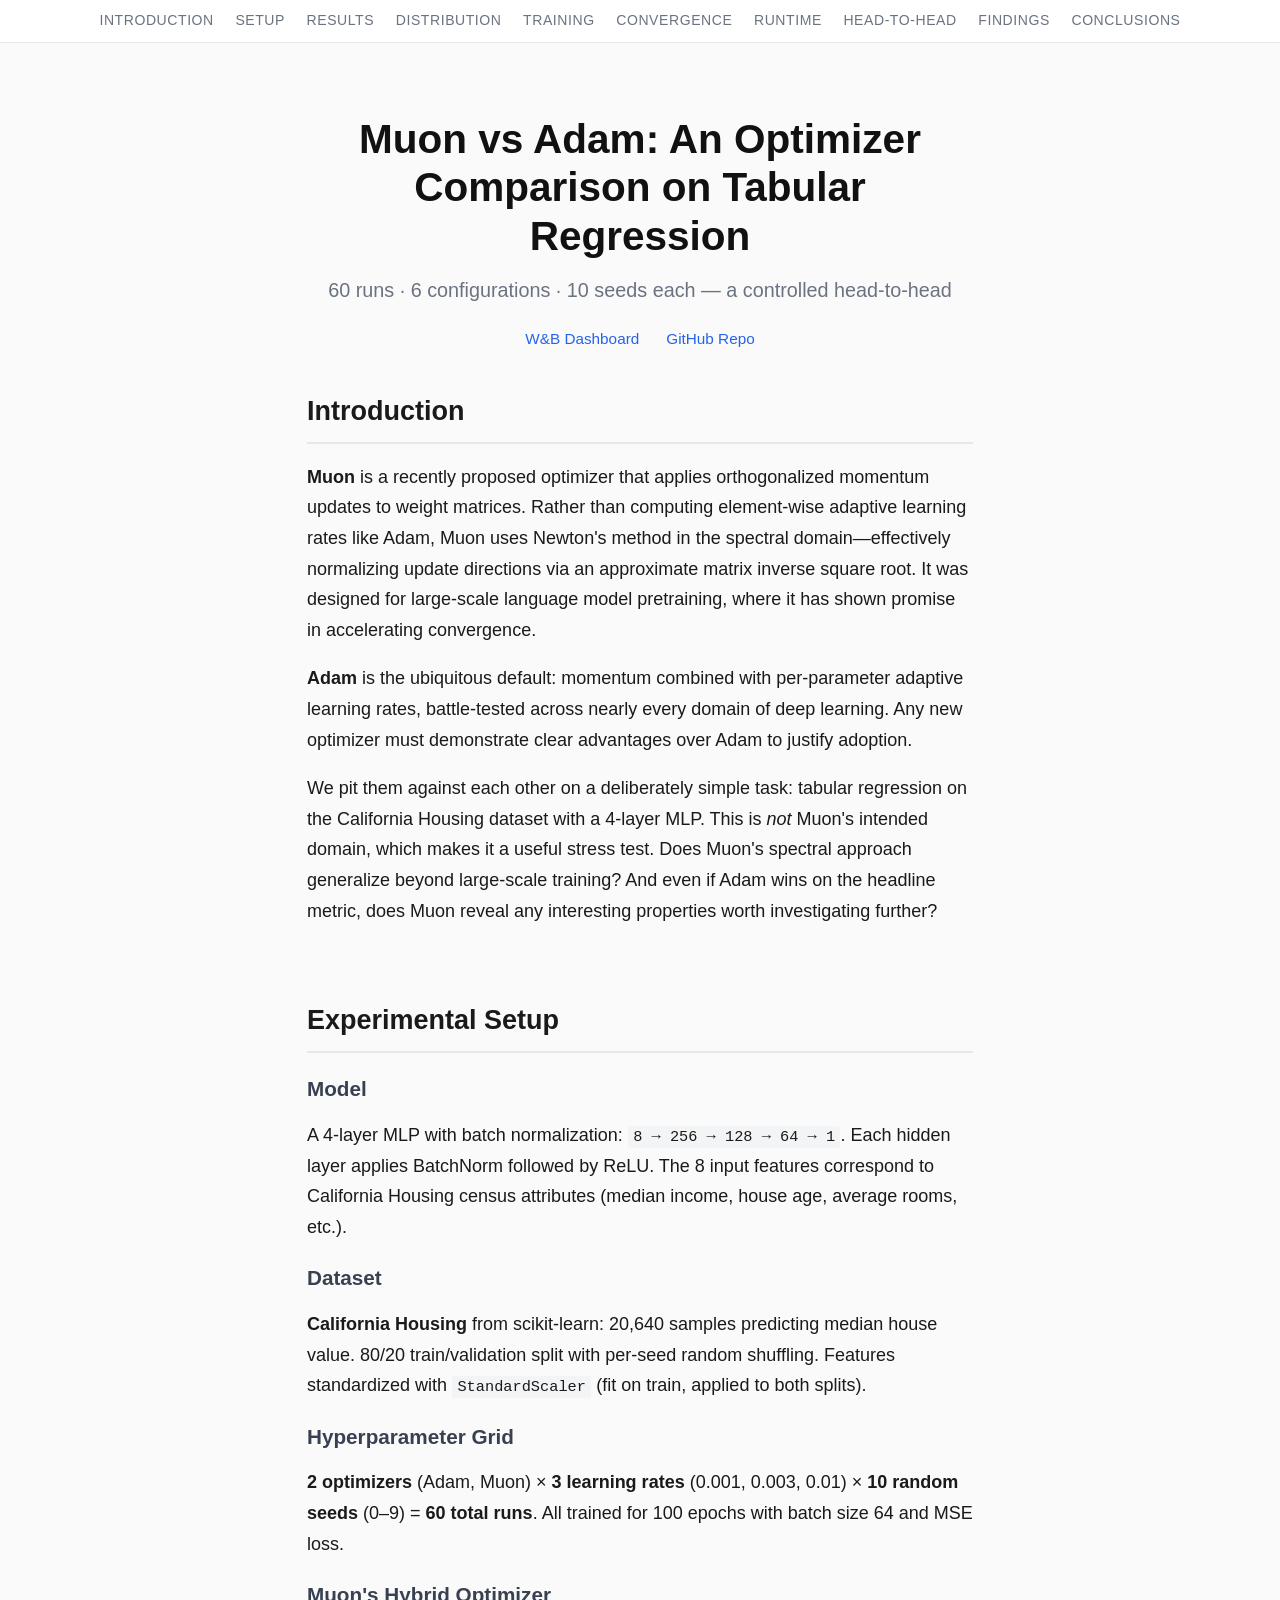
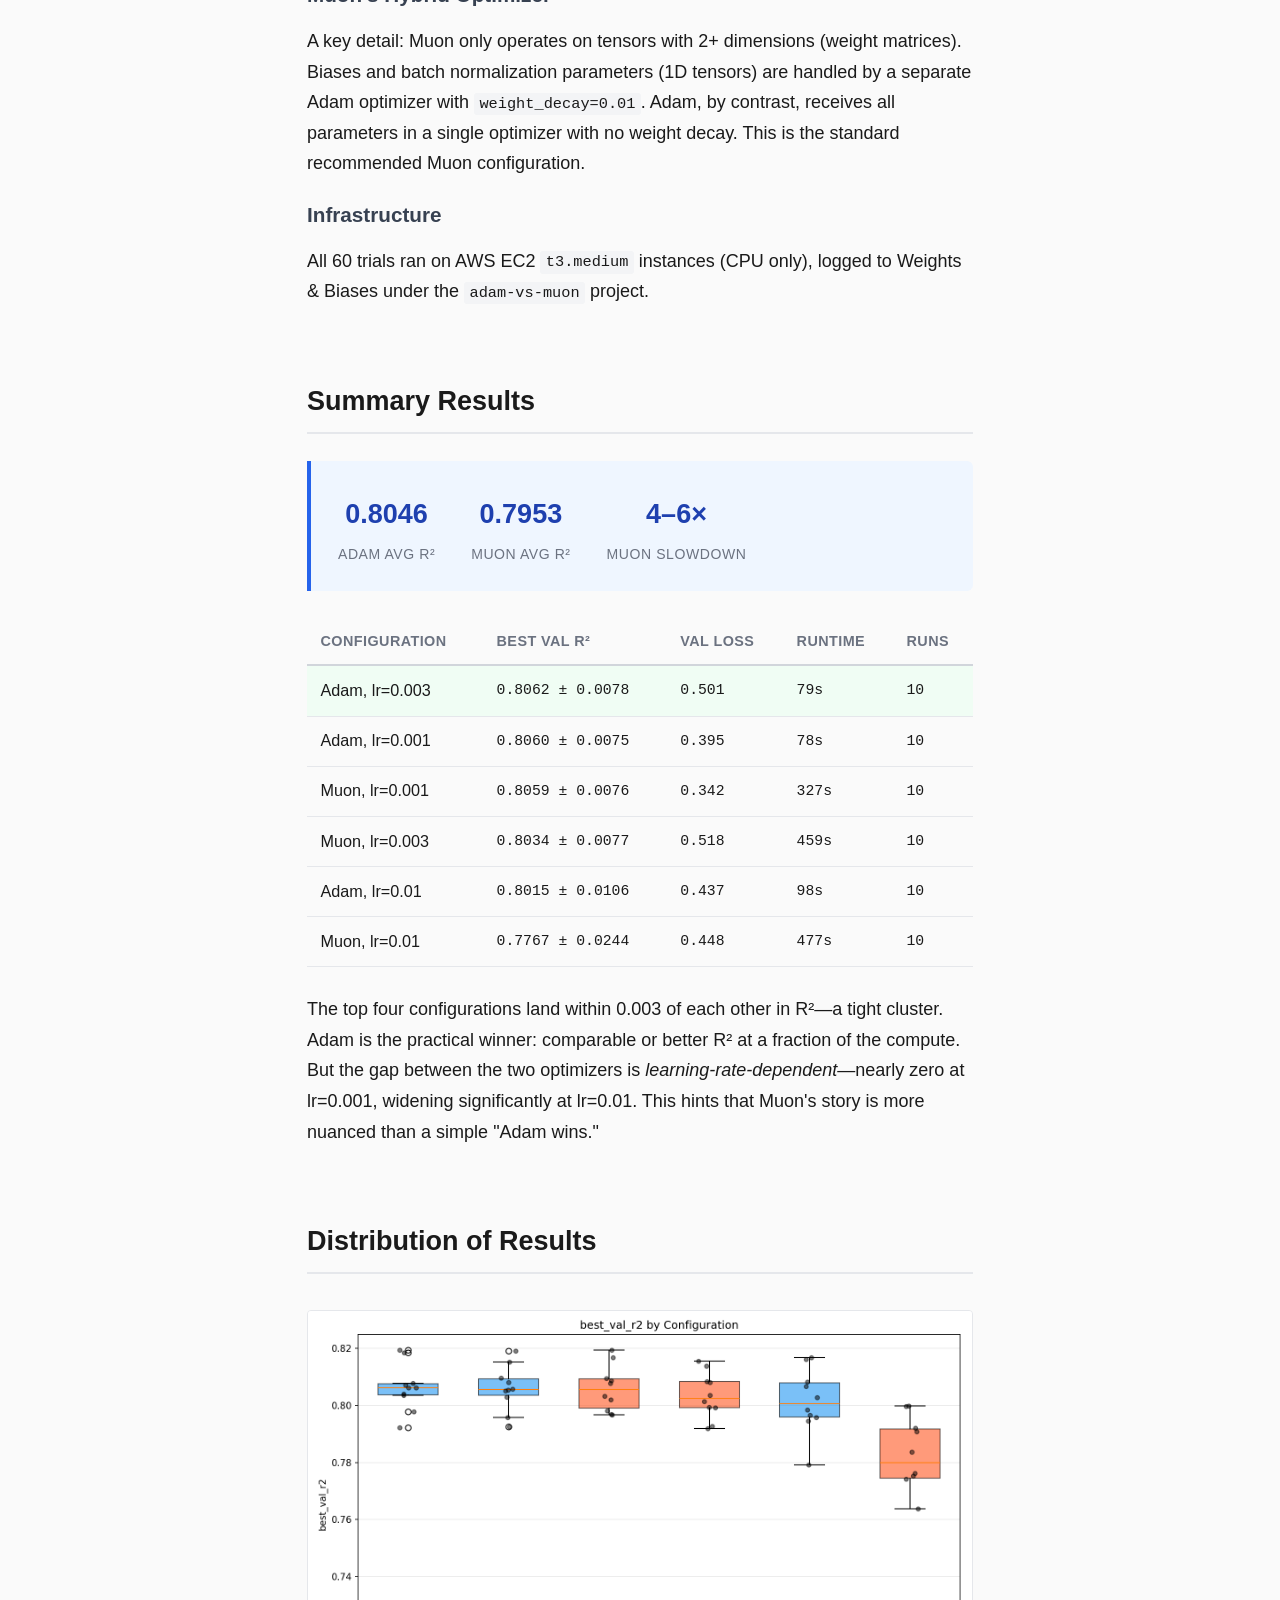
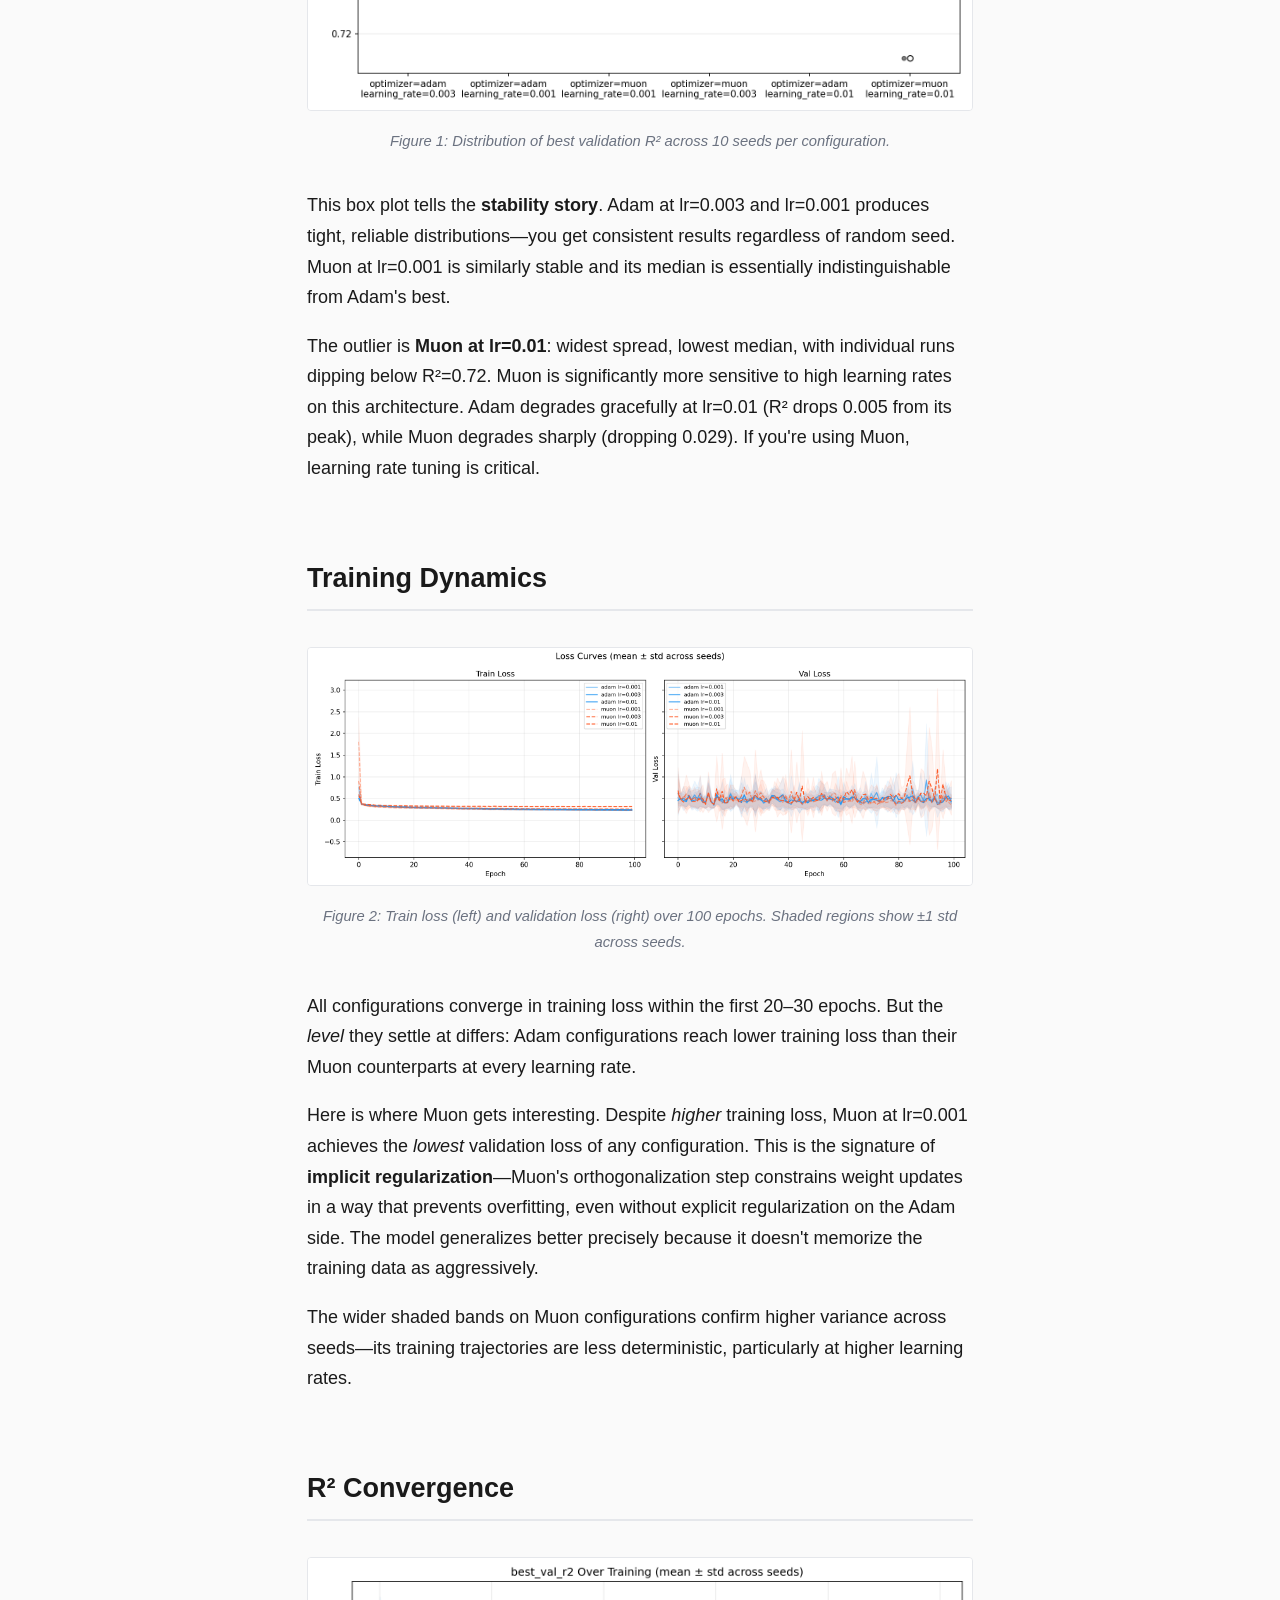
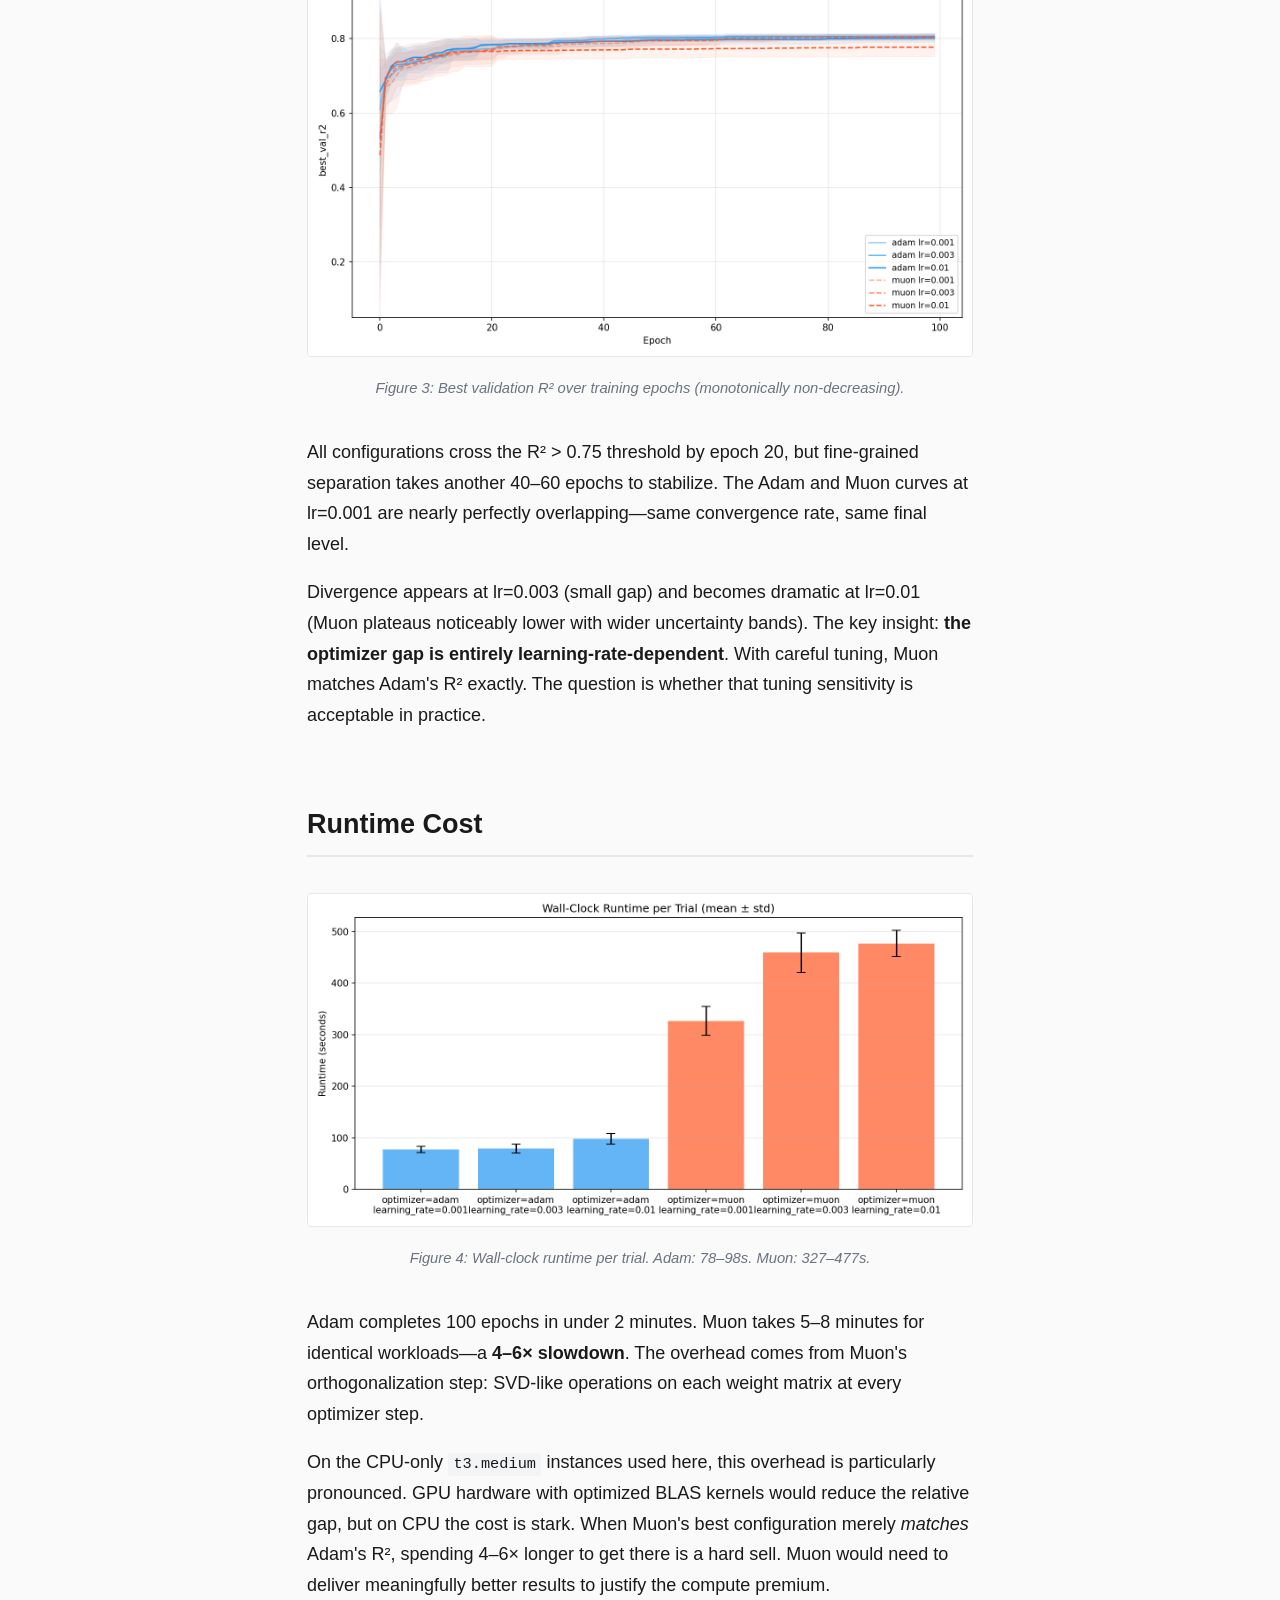
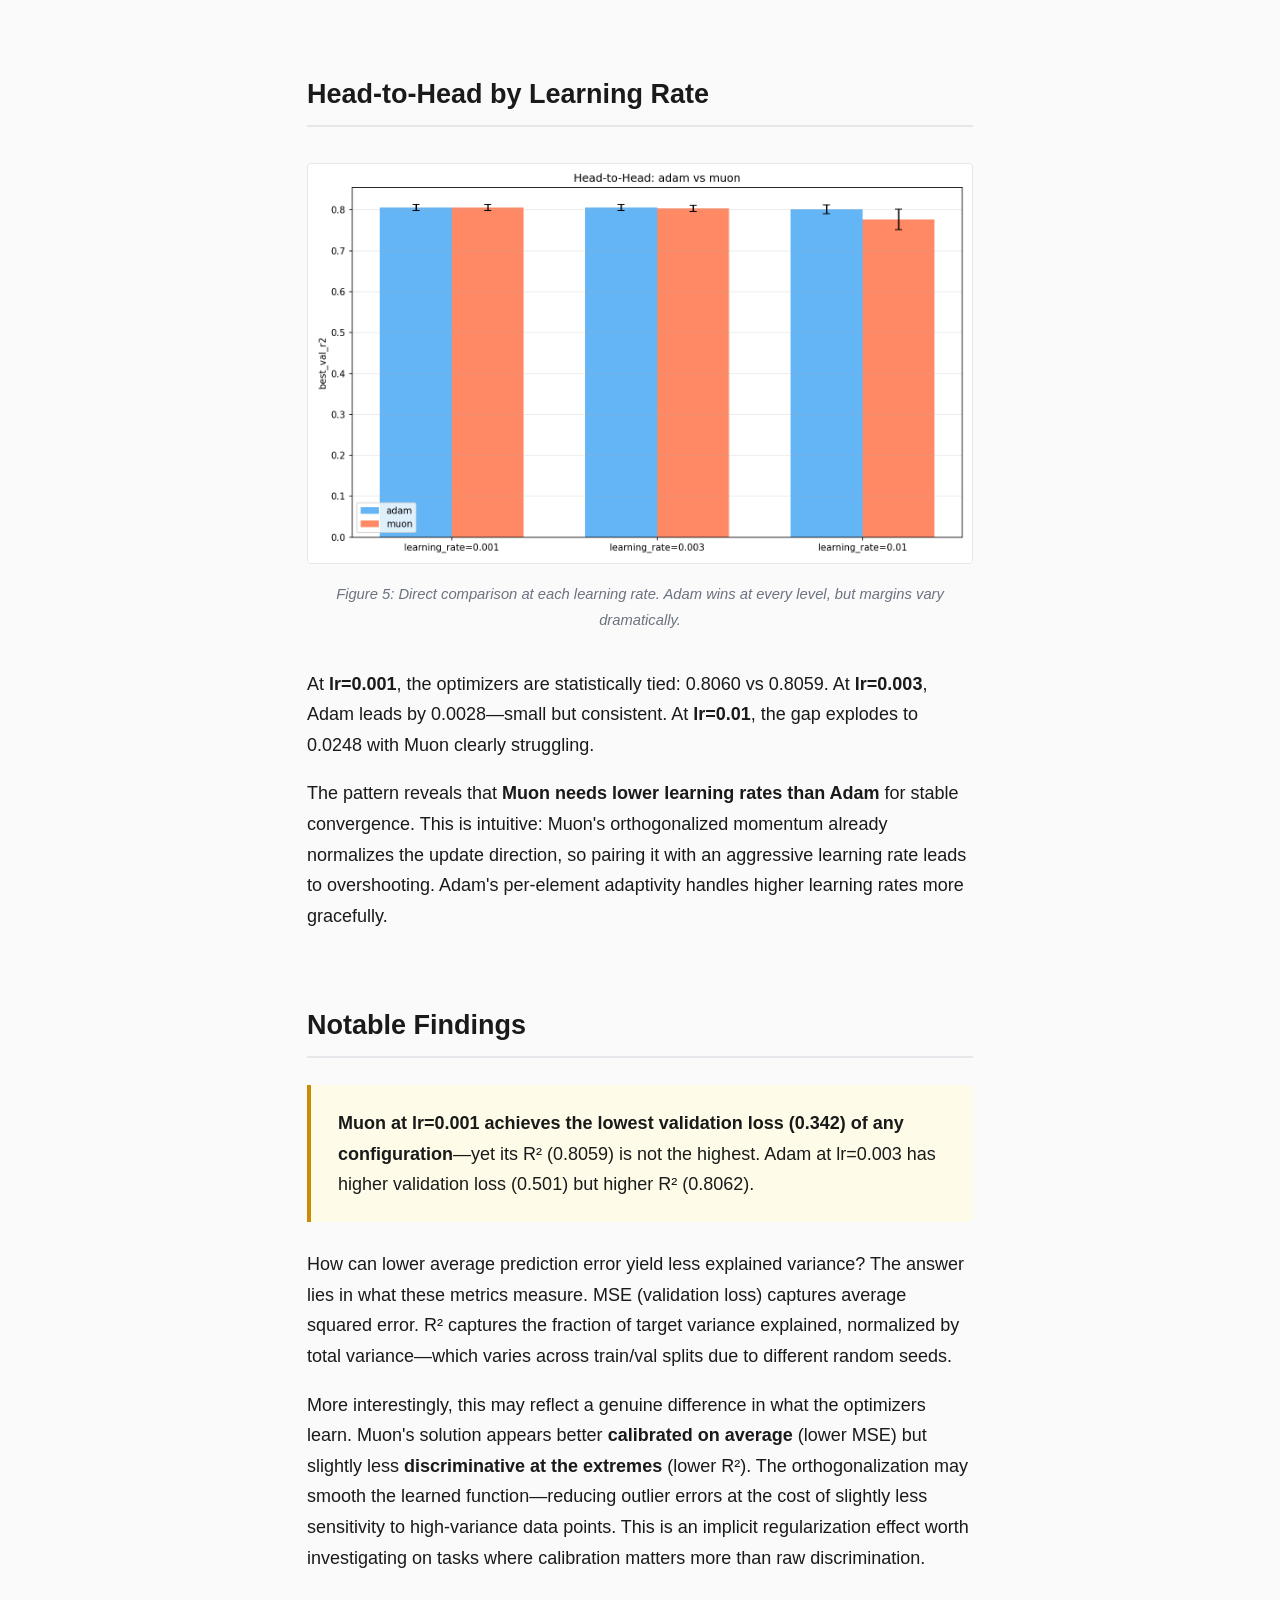
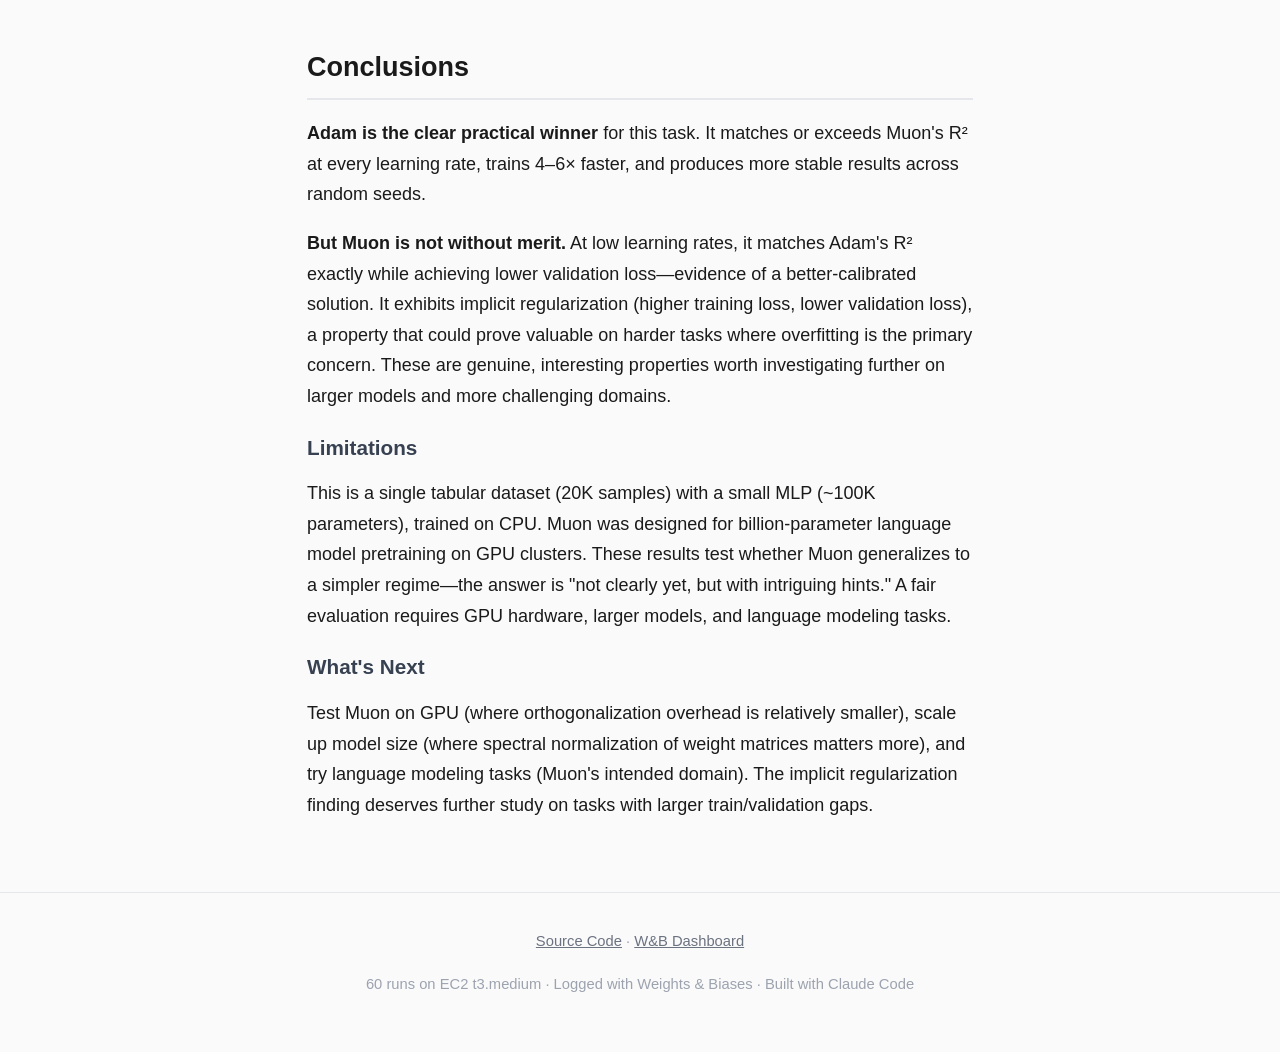
<file: docs/index.html>
<!DOCTYPE html>
<html lang="en">
<head>
    <meta charset="UTF-8">
    <meta name="viewport" content="width=device-width, initial-scale=1.0">
    <title>Muon vs Adam: Optimizer Comparison</title>
    <link rel="stylesheet" href="style.css">
</head>
<body>

<nav>
    <a href="#introduction">Introduction</a>
    <a href="#setup">Setup</a>
    <a href="#results">Results</a>
    <a href="#distribution">Distribution</a>
    <a href="#training">Training</a>
    <a href="#convergence">Convergence</a>
    <a href="#runtime">Runtime</a>
    <a href="#head-to-head">Head-to-Head</a>
    <a href="#notable-findings">Findings</a>
    <a href="#conclusions">Conclusions</a>
</nav>

<div class="container">

<header>
    <h1>Muon vs Adam: An Optimizer Comparison on Tabular Regression</h1>
    <p class="tagline">60 runs &middot; 6 configurations &middot; 10 seeds each &mdash; a controlled head-to-head</p>
    <div class="links">
        <a href="https://wandb.ai/hiremath-sujai1/adam-vs-muon?group=adam-vs-muon">W&B Dashboard</a>
        <a href="https://github.com/Sujai1/shreshth-play">GitHub Repo</a>
    </div>
</header>

<!-- Introduction -->
<section id="introduction">
    <h2>Introduction</h2>
    <p>
        <strong>Muon</strong> is a recently proposed optimizer that applies orthogonalized momentum updates to weight
        matrices. Rather than computing element-wise adaptive learning rates like Adam, Muon uses Newton's method in the
        spectral domain&mdash;effectively normalizing update directions via an approximate matrix inverse square root.
        It was designed for large-scale language model pretraining, where it has shown promise in accelerating convergence.
    </p>
    <p>
        <strong>Adam</strong> is the ubiquitous default: momentum combined with per-parameter adaptive learning rates,
        battle-tested across nearly every domain of deep learning. Any new optimizer must demonstrate clear advantages
        over Adam to justify adoption.
    </p>
    <p>
        We pit them against each other on a deliberately simple task: tabular regression on the California Housing
        dataset with a 4-layer MLP. This is <em>not</em> Muon's intended domain, which makes it a useful stress
        test. Does Muon's spectral approach generalize beyond large-scale training? And even if Adam wins on the
        headline metric, does Muon reveal any interesting properties worth investigating further?
    </p>
</section>

<!-- Experimental Setup -->
<section id="setup">
    <h2>Experimental Setup</h2>

    <h3>Model</h3>
    <p>
        A 4-layer MLP with batch normalization: <code>8 &rarr; 256 &rarr; 128 &rarr; 64 &rarr; 1</code>.
        Each hidden layer applies BatchNorm followed by ReLU. The 8 input features correspond to California
        Housing census attributes (median income, house age, average rooms, etc.).
    </p>

    <h3>Dataset</h3>
    <p>
        <strong>California Housing</strong> from scikit-learn: 20,640 samples predicting median house value.
        80/20 train/validation split with per-seed random shuffling. Features standardized with
        <code>StandardScaler</code> (fit on train, applied to both splits).
    </p>

    <h3>Hyperparameter Grid</h3>
    <p>
        <strong>2 optimizers</strong> (Adam, Muon) &times; <strong>3 learning rates</strong>
        (0.001, 0.003, 0.01) &times; <strong>10 random seeds</strong> (0&ndash;9) = <strong>60 total runs</strong>.
        All trained for 100 epochs with batch size 64 and MSE loss.
    </p>

    <h3>Muon's Hybrid Optimizer</h3>
    <p>
        A key detail: Muon only operates on tensors with 2+ dimensions (weight matrices). Biases and batch
        normalization parameters (1D tensors) are handled by a separate Adam optimizer with
        <code>weight_decay=0.01</code>. Adam, by contrast, receives all parameters in a single optimizer
        with no weight decay. This is the standard recommended Muon configuration.
    </p>

    <h3>Infrastructure</h3>
    <p>
        All 60 trials ran on AWS EC2 <code>t3.medium</code> instances (CPU only), logged to
        Weights &amp; Biases under the <code>adam-vs-muon</code> project.
    </p>
</section>

<!-- Summary Results -->
<section id="results">
    <h2>Summary Results</h2>

    <div class="callout">
        <div class="stat-row">
            <div class="stat">
                <span class="value">0.8046</span>
                <span class="label">Adam avg R&sup2;</span>
            </div>
            <div class="stat">
                <span class="value">0.7953</span>
                <span class="label">Muon avg R&sup2;</span>
            </div>
            <div class="stat">
                <span class="value">4&ndash;6&times;</span>
                <span class="label">Muon slowdown</span>
            </div>
        </div>
    </div>

    <table>
        <thead>
            <tr>
                <th>Configuration</th>
                <th>Best Val R&sup2;</th>
                <th>Val Loss</th>
                <th>Runtime</th>
                <th>Runs</th>
            </tr>
        </thead>
        <tbody>
            <tr class="highlight-row">
                <td>Adam, lr=0.003</td>
                <td>0.8062 &plusmn; 0.0078</td>
                <td>0.501</td>
                <td>79s</td>
                <td>10</td>
            </tr>
            <tr>
                <td>Adam, lr=0.001</td>
                <td>0.8060 &plusmn; 0.0075</td>
                <td>0.395</td>
                <td>78s</td>
                <td>10</td>
            </tr>
            <tr>
                <td>Muon, lr=0.001</td>
                <td>0.8059 &plusmn; 0.0076</td>
                <td>0.342</td>
                <td>327s</td>
                <td>10</td>
            </tr>
            <tr>
                <td>Muon, lr=0.003</td>
                <td>0.8034 &plusmn; 0.0077</td>
                <td>0.518</td>
                <td>459s</td>
                <td>10</td>
            </tr>
            <tr>
                <td>Adam, lr=0.01</td>
                <td>0.8015 &plusmn; 0.0106</td>
                <td>0.437</td>
                <td>98s</td>
                <td>10</td>
            </tr>
            <tr>
                <td>Muon, lr=0.01</td>
                <td>0.7767 &plusmn; 0.0244</td>
                <td>0.448</td>
                <td>477s</td>
                <td>10</td>
            </tr>
        </tbody>
    </table>

    <p>
        The top four configurations land within 0.003 of each other in R&sup2;&mdash;a tight cluster.
        Adam is the practical winner: comparable or better R&sup2; at a fraction of the compute. But the
        gap between the two optimizers is <em>learning-rate-dependent</em>&mdash;nearly zero at lr=0.001,
        widening significantly at lr=0.01. This hints that Muon's story is more nuanced than a simple
        "Adam wins."
    </p>
</section>

<!-- Plot 1: Distribution -->
<section id="distribution">
    <h2>Distribution of Results</h2>

    <figure>
        <img src="plots/01_metric_boxplot.png" alt="Box plot of best validation R-squared across configurations" loading="lazy">
        <figcaption>Figure 1: Distribution of best validation R&sup2; across 10 seeds per configuration.</figcaption>
    </figure>

    <p>
        This box plot tells the <strong>stability story</strong>. Adam at lr=0.003 and lr=0.001 produces tight,
        reliable distributions&mdash;you get consistent results regardless of random seed. Muon at lr=0.001 is
        similarly stable and its median is essentially indistinguishable from Adam's best.
    </p>
    <p>
        The outlier is <strong>Muon at lr=0.01</strong>: widest spread, lowest median, with individual runs
        dipping below R&sup2;=0.72. Muon is significantly more sensitive to high learning rates on this
        architecture. Adam degrades gracefully at lr=0.01 (R&sup2; drops 0.005 from its peak), while Muon
        degrades sharply (dropping 0.029). If you're using Muon, learning rate tuning is critical.
    </p>
</section>

<!-- Plot 2: Training Dynamics -->
<section id="training">
    <h2>Training Dynamics</h2>

    <figure>
        <img src="plots/02_loss_curves.png" alt="Train and validation loss curves over 100 epochs" loading="lazy">
        <figcaption>Figure 2: Train loss (left) and validation loss (right) over 100 epochs. Shaded regions show &plusmn;1 std across seeds.</figcaption>
    </figure>

    <p>
        All configurations converge in training loss within the first 20&ndash;30 epochs. But the <em>level</em>
        they settle at differs: Adam configurations reach lower training loss than their Muon counterparts at
        every learning rate.
    </p>
    <p>
        Here is where Muon gets interesting. Despite <em>higher</em> training loss, Muon at lr=0.001 achieves
        the <em>lowest</em> validation loss of any configuration. This is the signature of
        <strong>implicit regularization</strong>&mdash;Muon's orthogonalization step constrains weight updates
        in a way that prevents overfitting, even without explicit regularization on the Adam side.
        The model generalizes better precisely because it doesn't memorize the training data as aggressively.
    </p>
    <p>
        The wider shaded bands on Muon configurations confirm higher variance across seeds&mdash;its training
        trajectories are less deterministic, particularly at higher learning rates.
    </p>
</section>

<!-- Plot 3: Convergence -->
<section id="convergence">
    <h2>R&sup2; Convergence</h2>

    <figure>
        <img src="plots/03_primary_curves.png" alt="Validation R-squared convergence over epochs" loading="lazy">
        <figcaption>Figure 3: Best validation R&sup2; over training epochs (monotonically non-decreasing).</figcaption>
    </figure>

    <p>
        All configurations cross the R&sup2; &gt; 0.75 threshold by epoch 20, but fine-grained separation
        takes another 40&ndash;60 epochs to stabilize. The Adam and Muon curves at lr=0.001 are nearly
        perfectly overlapping&mdash;same convergence rate, same final level.
    </p>
    <p>
        Divergence appears at lr=0.003 (small gap) and becomes dramatic at lr=0.01 (Muon plateaus noticeably
        lower with wider uncertainty bands). The key insight: <strong>the optimizer gap is entirely
        learning-rate-dependent</strong>. With careful tuning, Muon matches Adam's R&sup2; exactly. The
        question is whether that tuning sensitivity is acceptable in practice.
    </p>
</section>

<!-- Plot 4: Runtime -->
<section id="runtime">
    <h2>Runtime Cost</h2>

    <figure>
        <img src="plots/04_runtime.png" alt="Wall-clock runtime comparison by configuration" loading="lazy">
        <figcaption>Figure 4: Wall-clock runtime per trial. Adam: 78&ndash;98s. Muon: 327&ndash;477s.</figcaption>
    </figure>

    <p>
        Adam completes 100 epochs in under 2 minutes. Muon takes 5&ndash;8 minutes for identical
        workloads&mdash;a <strong>4&ndash;6&times; slowdown</strong>. The overhead comes from Muon's
        orthogonalization step: SVD-like operations on each weight matrix at every optimizer step.
    </p>
    <p>
        On the CPU-only <code>t3.medium</code> instances used here, this overhead is particularly pronounced.
        GPU hardware with optimized BLAS kernels would reduce the relative gap, but on CPU the cost is stark.
        When Muon's best configuration merely <em>matches</em> Adam's R&sup2;, spending 4&ndash;6&times; longer
        to get there is a hard sell. Muon would need to deliver meaningfully better results to justify the
        compute premium.
    </p>
</section>

<!-- Plot 5: Head-to-Head -->
<section id="head-to-head">
    <h2>Head-to-Head by Learning Rate</h2>

    <figure>
        <img src="plots/05_head_to_head.png" alt="Adam vs Muon at each learning rate" loading="lazy">
        <figcaption>Figure 5: Direct comparison at each learning rate. Adam wins at every level, but margins vary dramatically.</figcaption>
    </figure>

    <p>
        At <strong>lr=0.001</strong>, the optimizers are statistically tied: 0.8060 vs 0.8059. At
        <strong>lr=0.003</strong>, Adam leads by 0.0028&mdash;small but consistent. At <strong>lr=0.01</strong>,
        the gap explodes to 0.0248 with Muon clearly struggling.
    </p>
    <p>
        The pattern reveals that <strong>Muon needs lower learning rates than Adam</strong> for stable
        convergence. This is intuitive: Muon's orthogonalized momentum already normalizes the update
        direction, so pairing it with an aggressive learning rate leads to overshooting. Adam's per-element
        adaptivity handles higher learning rates more gracefully.
    </p>
</section>

<!-- Notable Findings -->
<section id="notable-findings">
    <h2>Notable Findings</h2>

    <div class="anomaly">
        <p>
            <strong>Muon at lr=0.001 achieves the lowest validation loss (0.342) of any configuration</strong>&mdash;yet
            its R&sup2; (0.8059) is not the highest. Adam at lr=0.003 has higher validation loss (0.501) but
            higher R&sup2; (0.8062).
        </p>
    </div>

    <p>
        How can lower average prediction error yield less explained variance? The answer lies in what these
        metrics measure. MSE (validation loss) captures average squared error. R&sup2; captures the fraction
        of target variance explained, normalized by total variance&mdash;which varies across train/val splits
        due to different random seeds.
    </p>
    <p>
        More interestingly, this may reflect a genuine difference in what the optimizers learn. Muon's
        solution appears better <strong>calibrated on average</strong> (lower MSE) but slightly less
        <strong>discriminative at the extremes</strong> (lower R&sup2;). The orthogonalization may smooth
        the learned function&mdash;reducing outlier errors at the cost of slightly less sensitivity to
        high-variance data points. This is an implicit regularization effect worth investigating on tasks
        where calibration matters more than raw discrimination.
    </p>
</section>

<!-- Conclusions -->
<section id="conclusions">
    <h2>Conclusions</h2>

    <p>
        <strong>Adam is the clear practical winner</strong> for this task. It matches or exceeds Muon's
        R&sup2; at every learning rate, trains 4&ndash;6&times; faster, and produces more stable results
        across random seeds.
    </p>
    <p>
        <strong>But Muon is not without merit.</strong> At low learning rates, it matches Adam's R&sup2;
        exactly while achieving lower validation loss&mdash;evidence of a better-calibrated solution.
        It exhibits implicit regularization (higher training loss, lower validation loss), a property that
        could prove valuable on harder tasks where overfitting is the primary concern. These are genuine,
        interesting properties worth investigating further on larger models and more challenging domains.
    </p>

    <h3>Limitations</h3>
    <p>
        This is a single tabular dataset (20K samples) with a small MLP (~100K parameters), trained on CPU.
        Muon was designed for billion-parameter language model pretraining on GPU clusters. These results
        test whether Muon generalizes to a simpler regime&mdash;the answer is "not clearly yet, but with
        intriguing hints." A fair evaluation requires GPU hardware, larger models, and language modeling tasks.
    </p>

    <h3>What's Next</h3>
    <p>
        Test Muon on GPU (where orthogonalization overhead is relatively smaller), scale up model size
        (where spectral normalization of weight matrices matters more), and try language modeling tasks
        (Muon's intended domain). The implicit regularization finding deserves further study on tasks
        with larger train/validation gaps.
    </p>
</section>

</div>

<footer>
    <p>
        <a href="https://github.com/Sujai1/shreshth-play">Source Code</a> &middot;
        <a href="https://wandb.ai/hiremath-sujai1/adam-vs-muon?group=adam-vs-muon">W&B Dashboard</a>
    </p>
    <p>60 runs on EC2 t3.medium &middot; Logged with Weights &amp; Biases &middot; Built with Claude Code</p>
</footer>

</body>
</html>
</file>
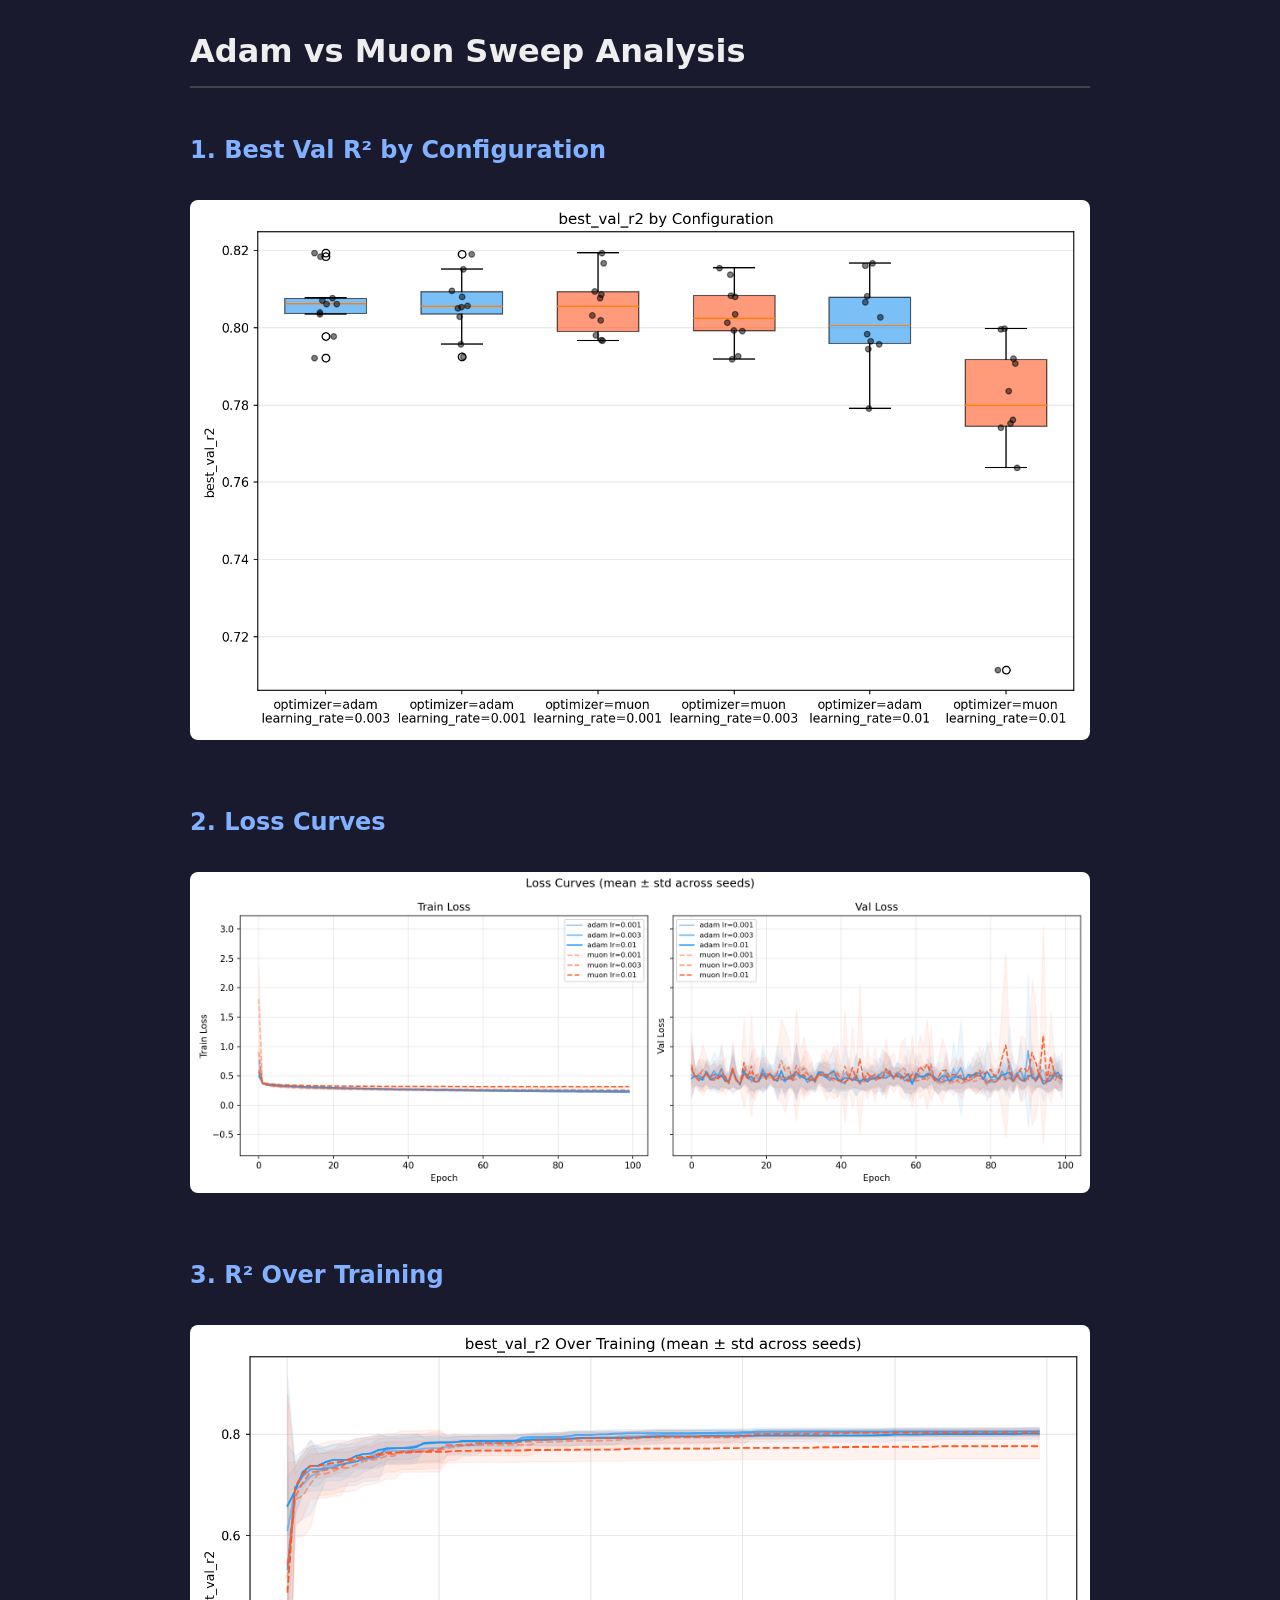
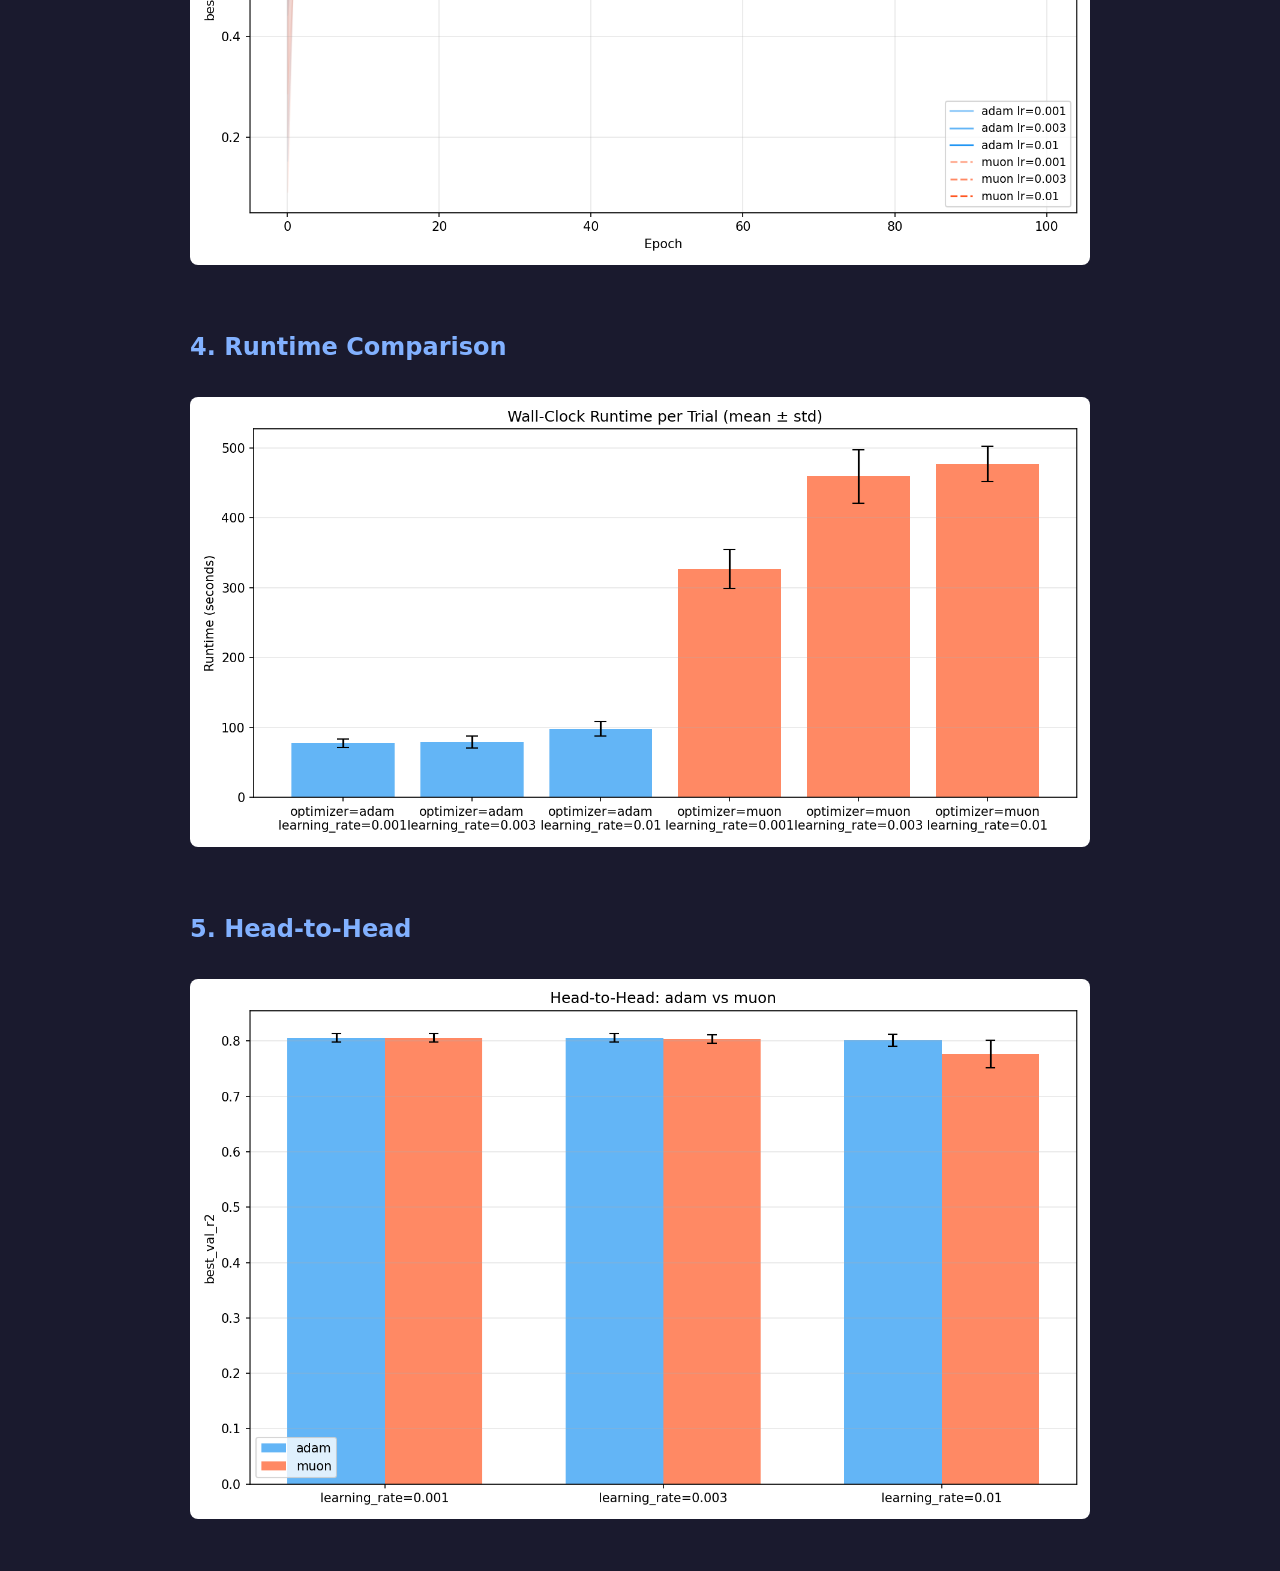
<file: analysis/adam-vs-muon/view.html>
<!DOCTYPE html>
<html><head><title>Adam vs Muon Sweep Analysis</title>
<style>
  body { font-family: system-ui; max-width: 900px; margin: 2em auto; background: #1a1a2e; color: #eee; }
  h1 { border-bottom: 2px solid #444; padding-bottom: 0.5em; }
  img { width: 100%; margin: 1em 0; border-radius: 8px; }
  h2 { color: #82b1ff; margin-top: 2em; }
</style></head>
<body>
<h1>Adam vs Muon Sweep Analysis</h1>
<h2>1. Best Val R² by Configuration</h2>
<img src="plots/01_metric_boxplot.png">
<h2>2. Loss Curves</h2>
<img src="plots/02_loss_curves.png">
<h2>3. R² Over Training</h2>
<img src="plots/03_primary_curves.png">
<h2>4. Runtime Comparison</h2>
<img src="plots/04_runtime.png">
<h2>5. Head-to-Head</h2>
<img src="plots/05_head_to_head.png">
</body></html>
</file>
<file: docs/style.css>
*, *::before, *::after { box-sizing: border-box; margin: 0; padding: 0; }

html {
  scroll-behavior: smooth;
  font-size: 18px;
}

body {
  font-family: -apple-system, BlinkMacSystemFont, 'Segoe UI', Roboto, 'Helvetica Neue', Arial, sans-serif;
  color: #1a1a1a;
  background: #fafafa;
  line-height: 1.7;
  -webkit-font-smoothing: antialiased;
}

nav {
  position: sticky;
  top: 0;
  background: #fff;
  border-bottom: 1px solid #e5e7eb;
  z-index: 100;
  padding: 0.5rem 1rem;
  font-size: 0.78rem;
  display: flex;
  gap: 1.2rem;
  justify-content: center;
  flex-wrap: wrap;
}

nav a {
  color: #6b7280;
  text-decoration: none;
  text-transform: uppercase;
  letter-spacing: 0.04em;
  transition: color 0.15s;
}

nav a:hover { color: #2563eb; }

.container {
  max-width: 720px;
  margin: 0 auto;
  padding: 0 1.5rem;
}

section { margin-bottom: 4rem; }

header {
  text-align: center;
  padding: 4rem 0 2rem;
}

header h1 {
  font-size: 2.25rem;
  font-weight: 700;
  line-height: 1.2;
  margin-bottom: 0.75rem;
  color: #111;
}

header .tagline {
  font-size: 1.1rem;
  color: #6b7280;
  margin-bottom: 1rem;
}

header .links {
  font-size: 0.85rem;
  display: flex;
  gap: 1.5rem;
  justify-content: center;
}

header .links a {
  color: #2563eb;
  text-decoration: none;
  border-bottom: 1px solid transparent;
}

header .links a:hover { border-bottom-color: #2563eb; }

h2 {
  font-size: 1.5rem;
  font-weight: 600;
  margin-bottom: 1rem;
  padding-bottom: 0.4rem;
  border-bottom: 2px solid #e5e7eb;
}

h3 {
  font-size: 1.15rem;
  font-weight: 600;
  margin-bottom: 0.75rem;
  color: #374151;
}

p { margin-bottom: 1rem; }
a { color: #2563eb; }
strong { font-weight: 600; }

code {
  font-family: 'SF Mono', 'Fira Code', Menlo, monospace;
  font-size: 0.85em;
  background: #f3f4f6;
  padding: 0.15em 0.35em;
  border-radius: 3px;
}

.callout {
  background: #eff6ff;
  border-left: 4px solid #2563eb;
  padding: 1.25rem 1.5rem;
  margin: 1.5rem 0;
  border-radius: 0 6px 6px 0;
}

.callout p:last-child { margin-bottom: 0; }

.callout .stat-row {
  display: flex;
  gap: 2rem;
  flex-wrap: wrap;
  margin-top: 0.5rem;
}

.callout .stat { text-align: center; }

.callout .stat .value {
  font-size: 1.5rem;
  font-weight: 700;
  color: #1e40af;
  display: block;
}

.callout .stat .label {
  font-size: 0.78rem;
  color: #6b7280;
  text-transform: uppercase;
  letter-spacing: 0.04em;
}

table {
  width: 100%;
  border-collapse: collapse;
  margin: 1.5rem 0;
  font-size: 0.9rem;
}

thead th {
  text-align: left;
  font-weight: 600;
  padding: 0.6rem 0.75rem;
  border-bottom: 2px solid #d1d5db;
  font-size: 0.8rem;
  text-transform: uppercase;
  letter-spacing: 0.03em;
  color: #6b7280;
}

tbody td {
  padding: 0.6rem 0.75rem;
  border-bottom: 1px solid #e5e7eb;
}

tbody tr:hover { background: #f9fafb; }

td:nth-child(n+2) {
  font-family: 'SF Mono', 'Fira Code', Menlo, monospace;
  font-size: 0.82rem;
}

.highlight-row { background: #f0fdf4; }

figure { margin: 2rem 0; }

figure img {
  width: 100%;
  border-radius: 4px;
  border: 1px solid #e5e7eb;
}

figcaption {
  font-size: 0.82rem;
  color: #6b7280;
  margin-top: 0.5rem;
  font-style: italic;
  text-align: center;
}

.anomaly {
  background: #fefce8;
  border-left: 4px solid #ca8a04;
  padding: 1.25rem 1.5rem;
  margin: 1.5rem 0;
  border-radius: 0 6px 6px 0;
}

.anomaly p:last-child { margin-bottom: 0; }

footer {
  border-top: 1px solid #e5e7eb;
  padding: 2rem 0;
  text-align: center;
  font-size: 0.82rem;
  color: #9ca3af;
  margin-top: 2rem;
}

footer a { color: #6b7280; }

@media (max-width: 768px) {
  html { font-size: 16px; }
  header h1 { font-size: 1.75rem; }
  nav { font-size: 0.7rem; gap: 0.8rem; }
  .callout .stat-row { gap: 1rem; }
  table { font-size: 0.8rem; }
  td, th { padding: 0.4rem 0.5rem; }
}
</file>
